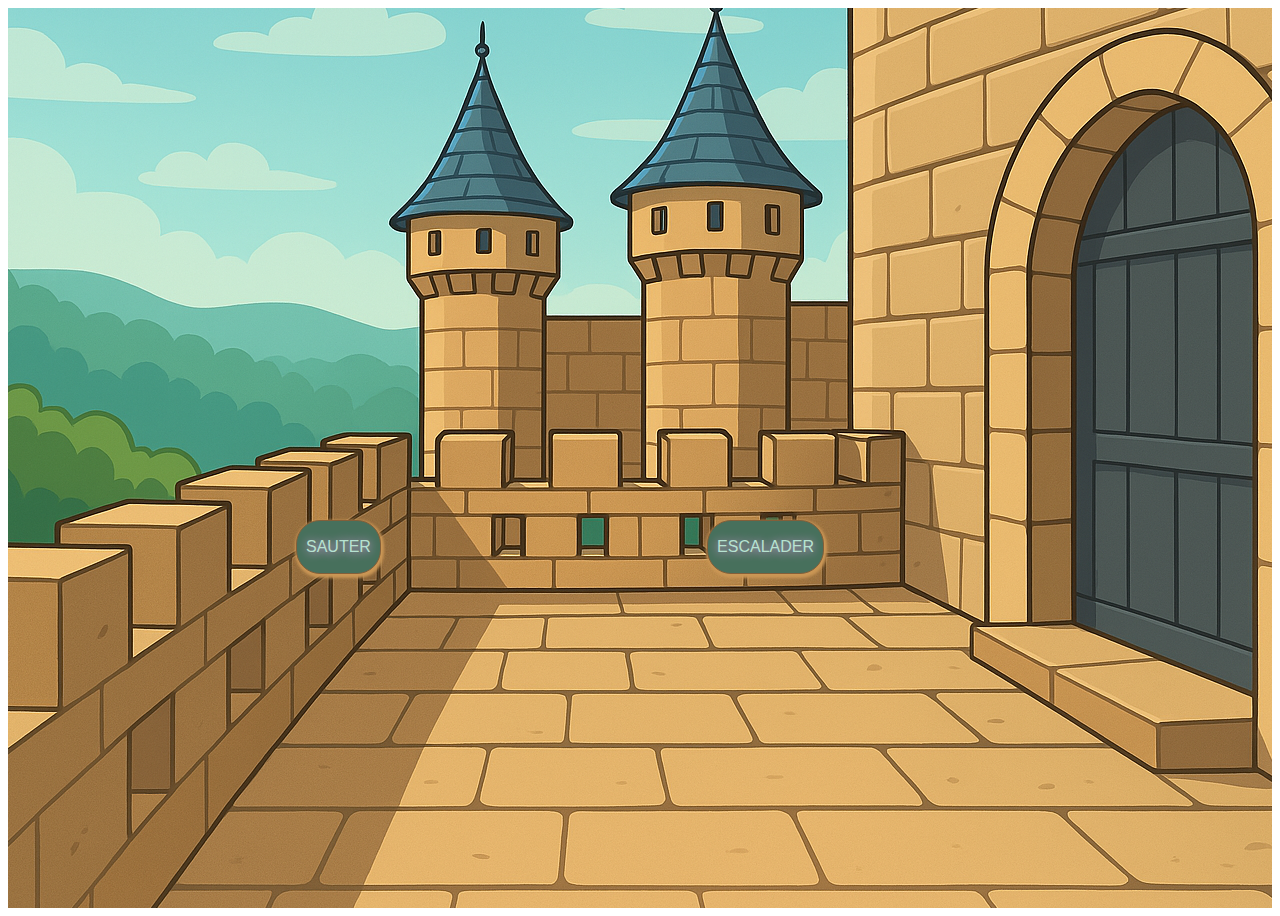
<file: JTM-donjon/balcon.html>
<!DOCTYPE html>
<html lang="fr">
<head>
    <meta charset="UTF-8">
    <meta name="viewport" content="width=device-width, initial-scale=1.0">
    <link rel="stylesheet" href="./CSS/balcon.css">
    <title>Balcon</title>
</head>
<body>
    <main>
        <section class="duobtn">
            <div id="btnsauter">
                <button id="btnsauter2" class="btnchoix">SAUTER</button>
            </div>
            
            <div id="btnescalader">
                <button id="btescalader2" class="btnchoix">ESCALADER</button>
            </div>
        </section>
    </main>
  <script src="./location.js"></script>
</body>
</html>
</file>
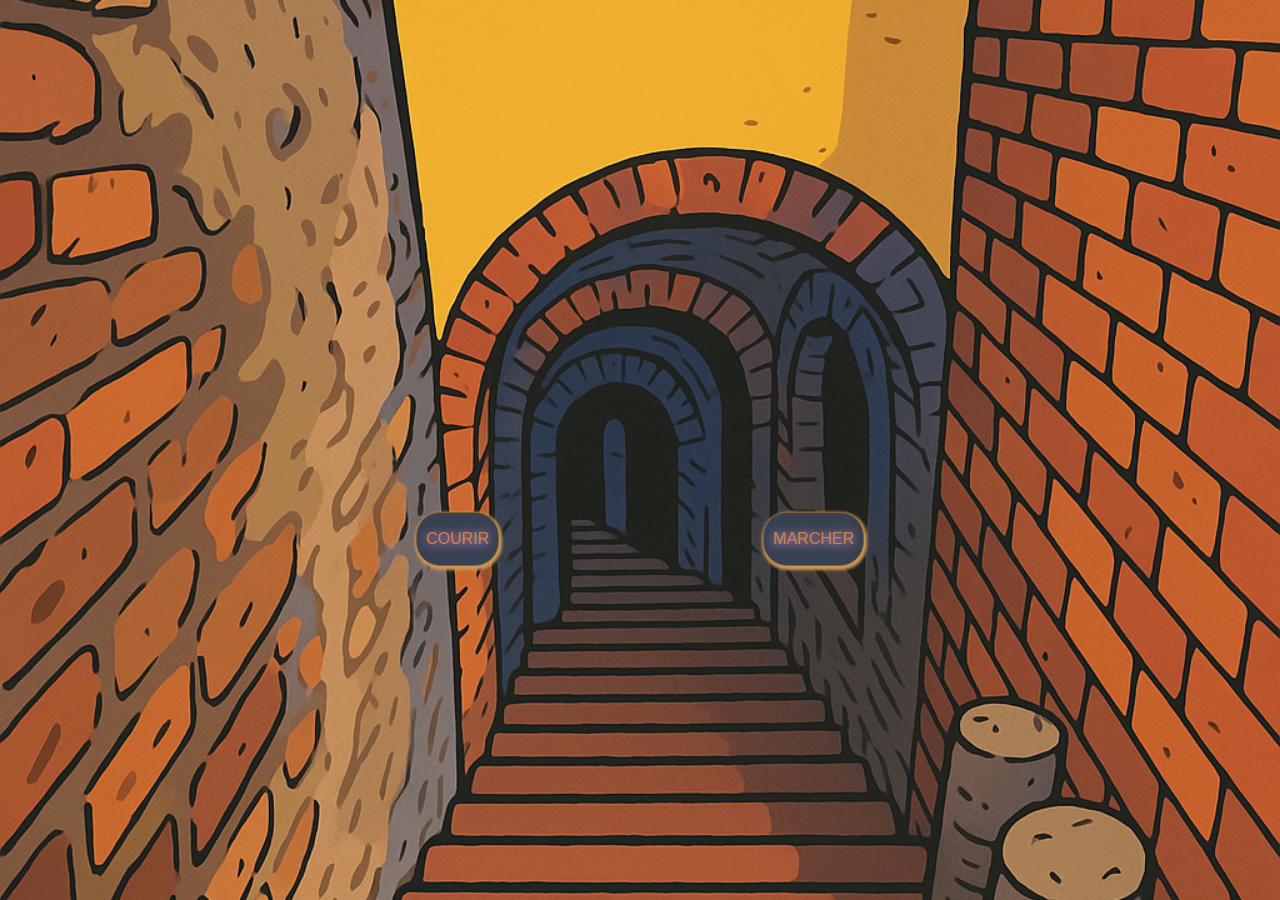
<file: JTM-donjon/cave.html>
<!DOCTYPE html>
<html lang="fr">
<head>
    <meta charset="UTF-8">
    <meta name="viewport" content="width=device-width, initial-scale=1.0">
    <link rel="stylesheet" href="./CSS/cave.css">
    <title>Cave</title>
</head>
<body>
    <main>
        <section class="duobtn2">
            <div id="btncourir">
                <button class="btnchoixcave">COURIR</button>
            </div>
            <div id="btnmarcher">
                <button class="btnchoixcave">MARCHER</button>
            </div>
        </section>
    </main>
</body>
</html>
</file>
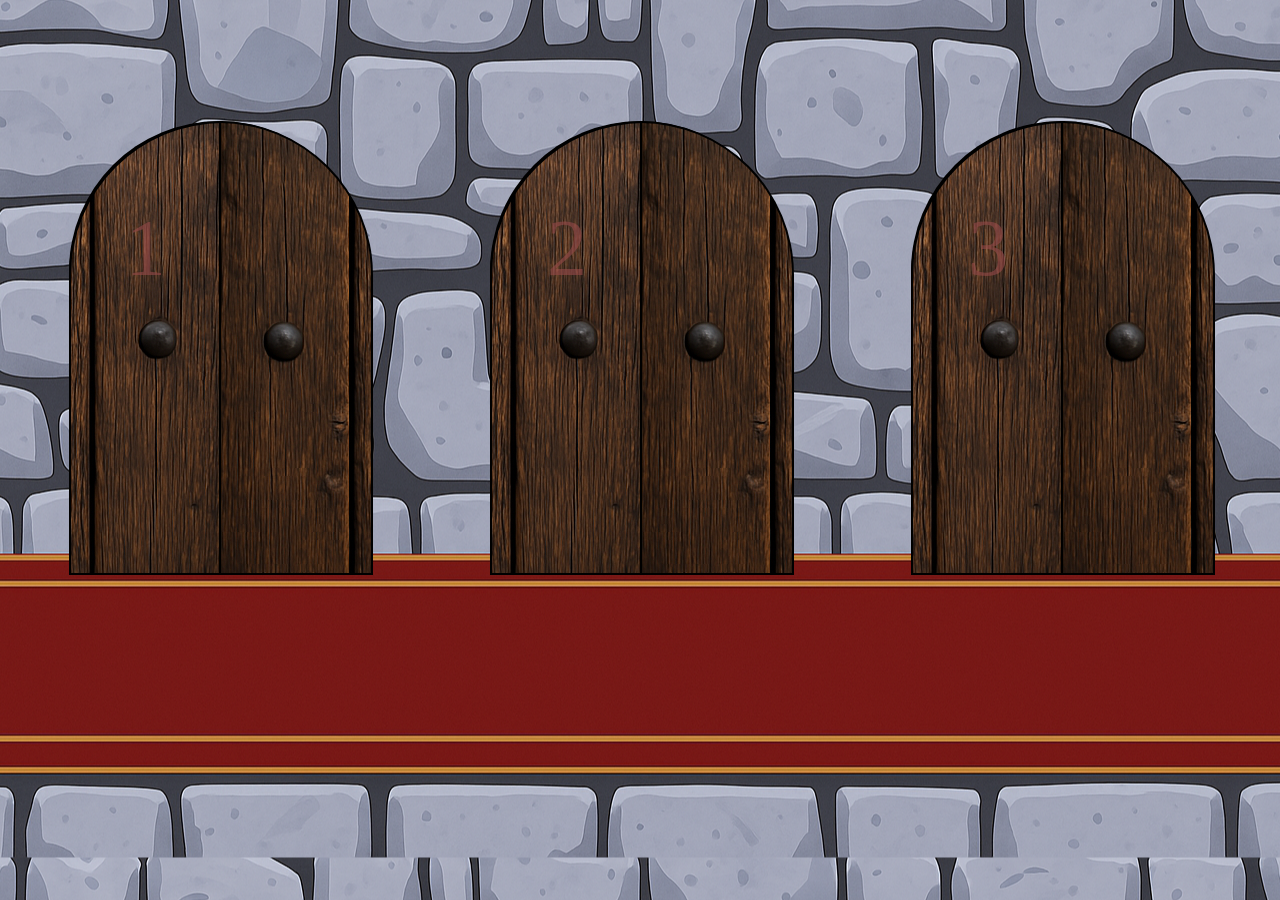
<file: JTM-donjon/couloir.html>
<!DOCTYPE html>
<html lang="fr">
<head>
    <meta charset="UTF-8">
    <meta name="viewport" content="width=device-width, initial-scale=1.0">
    <title>Porte Animée</title>
    <link rel="stylesheet" href="./CSS/couloir.css">
</head>
<body>
    <div id="porte1" class="porte-container">
        <div class="porte gauche"><p class="numporte">1</p></div>
        <div class="porte droite"></div>
    </div>
    <div id="porte2" class="porte-container">
        <div class="porte gauche"><p class="numporte">2</p></div>
        <div class="porte droite"></div>
    </div>
    <div id="porte3" class="porte-container">
        <div class="porte gauche"><p class="numporte">3</p></div>
        <div class="porte droite"></div>
    </div>
    <script src="./location.js"></script>
</body>
</html>
</file>
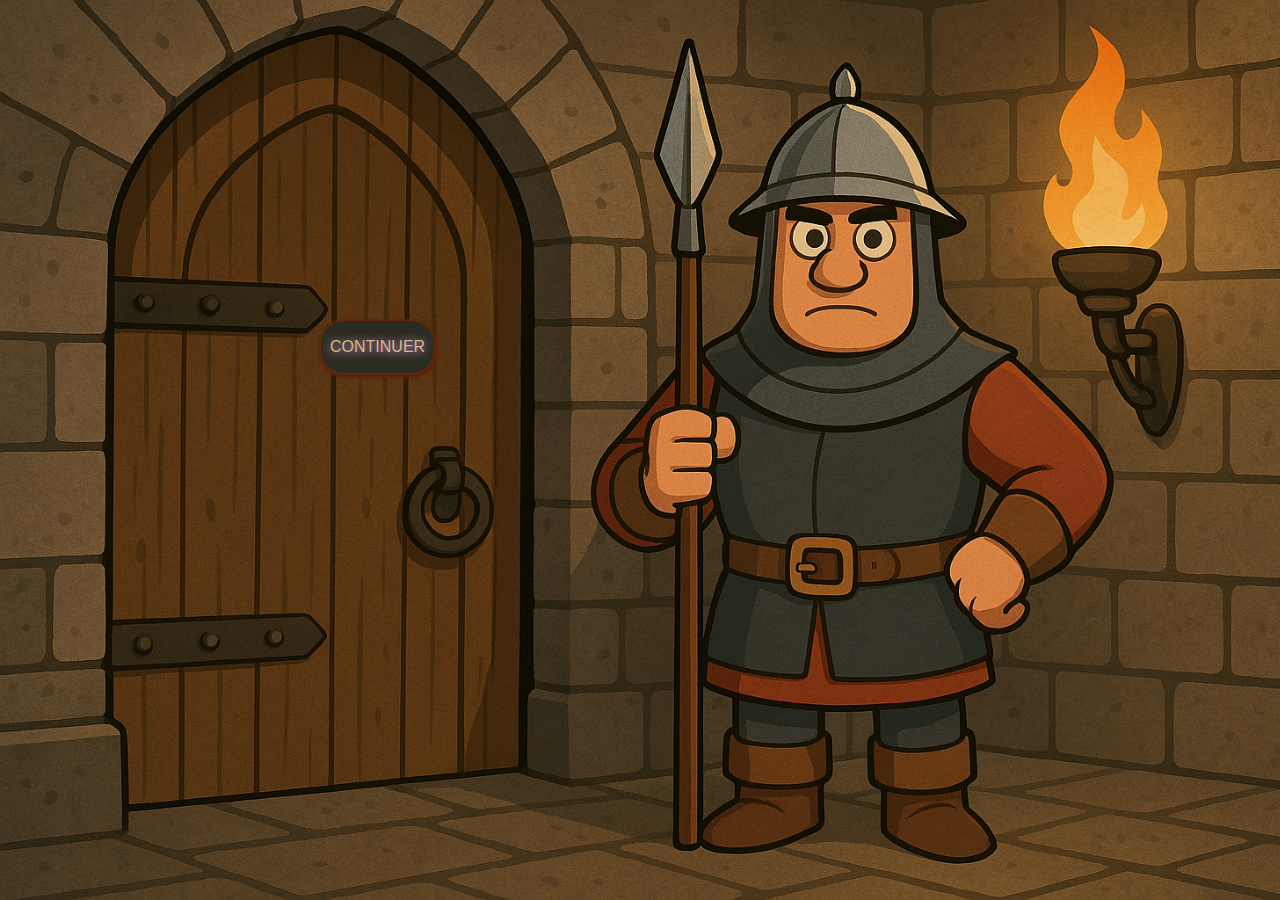
<file: JTM-donjon/garde.html>
<!DOCTYPE html>
<html lang="fr">
<head>
    <meta charset="UTF-8">
    <meta name="viewport" content="width=device-width, initial-scale=1.0">
    <link rel="stylesheet" href="./CSS/garde.css">
    <title>Garde</title>
</head>
<body>
    <div class="popuplose none">
        <p>Lorem ipsum dolor sit amet consectetur adipisicing elit. Dolorem vel dicta autem eaque labore eveniet soluta aliquid, doloremque, dolorum cum sed. Quod tenetur expedita, ea ut explicabo repellendus corporis cupiditate.</p>
        <a href="/JTM-donjon/game.html" class="boutonok">OK</a>
    </div>
    <main class="test">
        <div id="btncontinuerdiv">
            <button id="btncontinuer">CONTINUER</button>
        </div>
    </main>
    <script src="./Javascript/garde.js"></script>
   
</body>
</html>
</file>
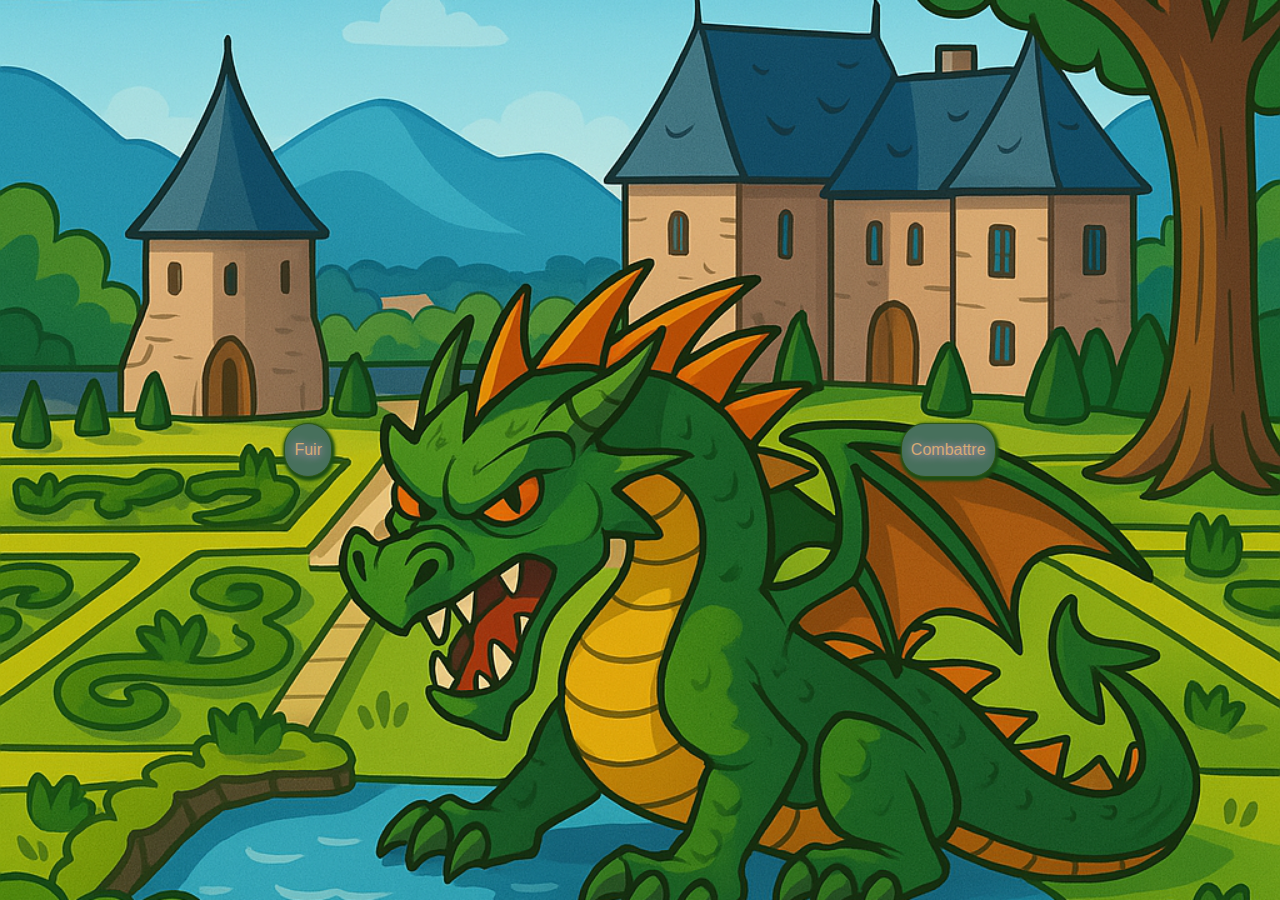
<file: JTM-donjon/jardin.html>
<!DOCTYPE html>
<html lang="fr">
<head>
    <meta charset="UTF-8">
    <meta name="viewport" content="width=device-width, initial-scale=1.0">
    <link rel="stylesheet" href="./CSS/jardin.css">
    <title>Balcon</title>
</head>
<body>
    <div class="popuplose3 none3">
        <p>Lorem ipsum dolor sit amet consectetur adipisicing elit. Dolorem vel dicta autem eaque labore eveniet soluta aliquid, doloremque, dolorum cum sed. Quod tenetur expedita, ea ut explicabo repellendus corporis cupiditate.</p>
        <a href="index.html" class="boutonok3">OK</a>
    </div>
    <div class="popupwin none3">
        <p>Lorem ipsum dolor sit amet consectetur, adipisicing elit. Nobis quis incidunt quaerat rerum laboriosam vero sapiente praesentium. Dolorum debitis et atque vitae voluptates, esse doloremque consequuntur eveniet quas magnam molestiae.</p>
        <a href="index.html" class="boutonok3">OK</a>
    </div>
    <main class="test3">
        <div id="btncontinuerdiv3">
            <button id="btncontinuer3">Fuir</button>
        </div>
        <div>
            <button id="btncontinuer4">Combattre</button>
        </div>
    </main>
    <script src="./Javascript/jardin.js"></script>
</body>
</html>
</file>
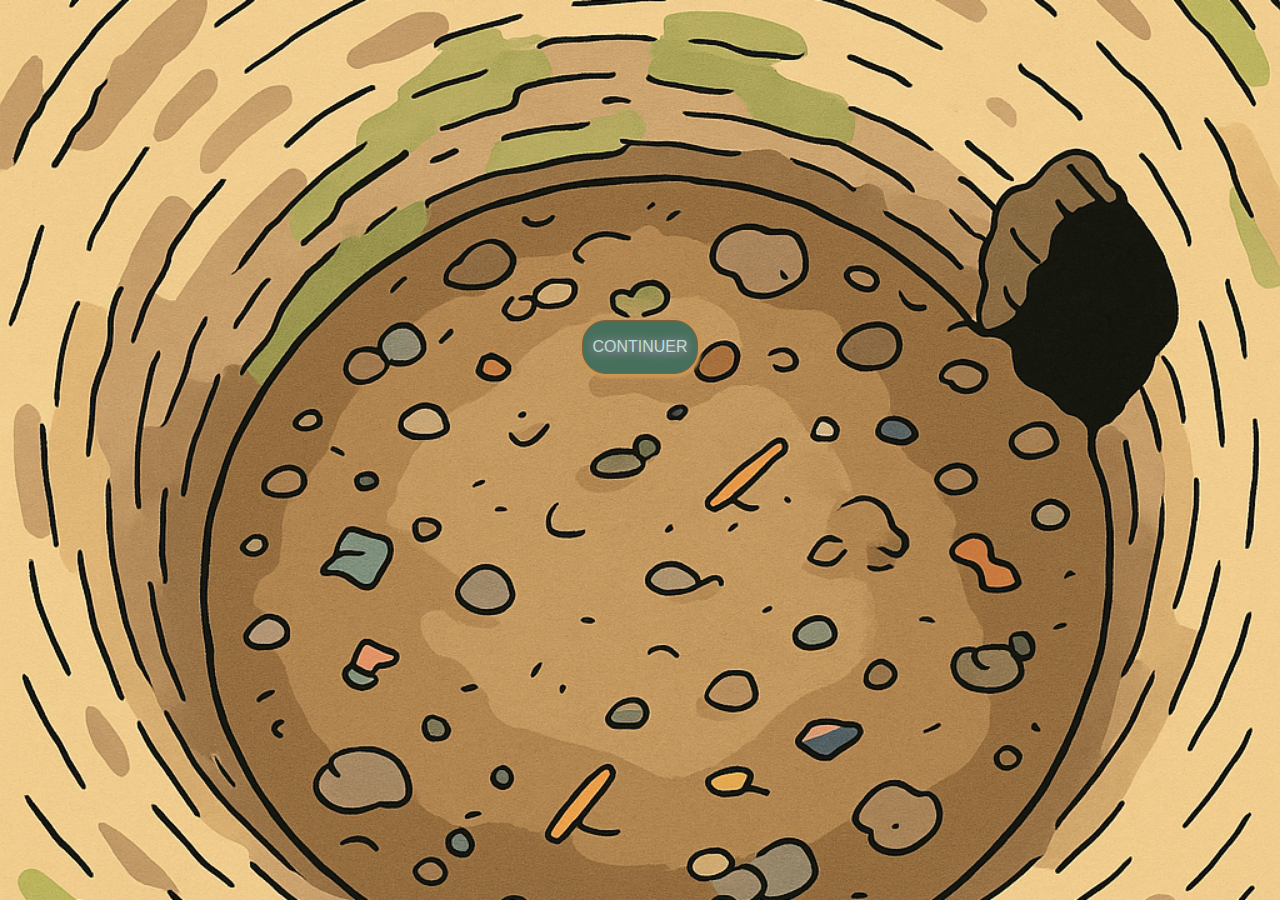
<file: JTM-donjon/piege.html>
<!DOCTYPE html>
<html lang="fr">
<head>
    <meta charset="UTF-8">
    <meta name="viewport" content="width=device-width, initial-scale=1.0">
    <link rel="stylesheet" href="./CSS/piege.css">
    <title>Piege</title>
</head>
<body>
    <div class="popuplose2 none2">
        <p>Lorem ipsum dolor sit amet consectetur adipisicing elit. Dolorem vel dicta autem eaque labore eveniet soluta aliquid, doloremque, dolorum cum sed. Quod tenetur expedita, ea ut explicabo repellendus corporis cupiditate.</p>
        <a href="/JTM-donjon/game.html" class="boutonok2">OK</a>
    </div>
    <main class="test2">
        <div id="btncontinuerdiv2">
            <button id="btncontinuer2">CONTINUER</button>
        </div>
    </main>
    <script src="./Javascript/piege.js"></script>
</body>
</html>
</file>
<file: JTM-donjon/CSS/balcon.css>
body{
    overflow: hidden;
}
.btnchoix{
    box-shadow: 1px 2px 3px 2px #cb9755;
    border-radius: 24px;
    border: 1px solid #845f39;
    display: inline-block;
    cursor: pointer;
    color: #b7e2d1;
    font-family: Arial;
    font-size: 16px;
    padding: 17px 9px;
    text-decoration: none;
    text-shadow: 0px 1px 10px #f0a3f0;
    background-color: #47705c;
}
.btnchoix:hover{
    background-color:#4a5552;
}
.btnchoix:active{
    position:relative;
    top:1px;
}
main{
    background-image: url(../Img/raw.png);
    height: 100vh;
    overflow: hidden;
    background-repeat: no-repeat;
    background-position: center;
}

.duobtn{
    display: flex;
    justify-content: space-between;
    padding-top: 32rem;
    padding-right: 28rem;
    padding-left: 18rem;
}
</file>
<file: JTM-donjon/CSS/cave.css>
body{
    overflow: hidden;
    margin: 0;
    padding: 0;
}
.btnchoixcave{
    box-shadow: 1px 2px 3px 2px #cb9755;
    border-radius: 24px;
    border: 1px solid #845f39;
    display: inline-block;
    cursor: pointer;
    color: #cf8444;
    font-family: Arial;
    font-size: 16px;
    padding: 17px 9px;
    text-decoration: none;
    text-shadow: 0px 1px 10px #f0a3f0;
    background-color: #384152;
}
.btnchoixcave:hover{
    background-color:#4a5552;
}
.btnchoixcave:active{
    position:relative;
    top:1px;
}
main{
    background-image: url(../Img/cave.png);
    background-repeat: no-repeat;
    background-size: cover;
    background-position: center;
    height: 100vh;
}

.duobtn2{
    display: flex;
    justify-content: space-between;
    padding-top: 32rem;
    padding-right: 26rem;
    padding-left: 26rem;
}
</file>
<file: JTM-donjon/CSS/couloir.css>
body {
        display: flex;
        justify-content: center;
        align-items: center;
        height: 75vh;
        background-image: url(../Img/bgcouloir.png);
        background-position: center;
        justify-content: space-around;
        overflow: hidden;
}

.porte-container {
    position: relative;
    width: 300px;
    height: 450px;
    perspective: 1000px;
    background-color: black;
    border-radius: 15px;
    border-top-right-radius: 160px;
    border-top-left-radius: 160px;
}

.porte-container:hover{
    cursor: pointer;
}

.porte {
    position: absolute;
    width: 50%;
    height: 100%;
    background: rgb(236, 236, 236);
    border: 2px solid rgb(0, 0, 0);
    transition: transform 0.5s ease-in-out;
    transform-origin: left;
}

.porte.droite {
    border-top-right-radius: 160px;
    left: 50%;
    transform-origin: right;
    background-image: url(../Img/porte.webp);
    background-position: left;
}
.porte.gauche {
    border-top-left-radius: 160px;
    background-image: url(../Img/porte.webp);
    background-position: right;
}

.porte-container:hover .gauche {
    transform: rotateY(-70deg);
  
}

.porte-container:hover .droite {
    transform: rotateY(70deg);
    
}
.bg{
    background-color: black;
}
.numporte{
    font-size: 5rem;
    color: rgba(153, 74, 74, 0.578);
    text-align: center;
}
</file>
<file: JTM-donjon/CSS/garde.css>
body{
    overflow: hidden;
    margin: 0;
    padding: 0;
    background-color: rgb(14, 12, 12);
}
#btncontinuer{
    box-shadow: 1px 2px 3px 2px #5e230e;
    border-radius: 24px;
    border: 1px solid #66290e;
    display: inline-block;
    cursor: pointer;
    color: #d5ba8e;
    font-family: Arial;
    font-size: 16px;
    padding: 17px 9px;
    text-decoration: none;
    text-shadow: 0px 1px 10px #f0a3f0;
    background-color: #2b2c21;
}
#btncontinuer:hover{
    background-color:#4a5552;
}
#btncontinuerdiv{
        padding: 20rem;
}
main{
    background-image: url(../Img/garde.png);
    background-repeat: no-repeat;
    background-size: cover;
    
    height: 100vh;
}
@keyframes blurFadeOut {
    0% {
        filter: blur(0px);
        opacity: 1;
    }
    10% {
        filter: blur(2px);
        opacity: 0.9;
    }
    25% {
        filter: blur(5px);
        opacity: 0.75;
    }
    35% {
        filter: blur(7px);
        opacity: 0.65;
    }
    50% {
        filter: blur(10px);
        opacity: 0.5;
    }
    65% {
        filter: blur(13px);
        opacity: 0.35;
    }
    75% {
        filter: blur(15px);
        opacity: 0.25;
    }
    90% {
        filter: blur(18px);
        opacity: 0.1;
    }
    100% {
        filter: blur(20px);
        opacity: 0;
    }
}

.animation {
    animation: blurFadeOut 1s forwards; 
}
.popuplose{
    font-size: 36px;
    color: red;
    position: absolute;
    padding-top: 16rem;
    text-align: center;
    padding-left: 8rem;
    padding-right: 8rem;
    z-index: 2;
}
.none{
    display: none !important;
}
.boutonok{
    box-shadow: 1px 2px 3px 2px #d04943;
    border-radius: 24px;
    border: 1px solid #33312f;
    display: inline-block;
    cursor: pointer;
    color: #ff0000;
    font-family: Arial;
    font-size: 16px;
    padding: 17px 17px;
    text-decoration: none;
    text-shadow: 0px 1px 10px #f0a3f0;
    background-color: #252b28;
}
</file>
<file: JTM-donjon/CSS/jardin.css>
body{
    overflow: hidden;
    margin: 0;
    padding: 0;
    background-color: rgb(14, 12, 12);
}
#btncontinuer3{
    box-shadow: 1px 2px 3px 2px #1b4d15;
    border-radius: 24px;
    border: 1px solid #2e5614;
    display: inline-block;
    cursor: pointer;
    color: #d7ab74;
    font-family: Arial;
    font-size: 16px;
    padding: 17px 9px;
    text-decoration: none;
    text-shadow: 0px 1px 10px #f0a3f0;
    background-color: #47705c;
}
#btncontinuer3:hover{
    background-color:#4a5552;
}

.test3{
    background-image: url(../Img/jardin_avec_dragon.png);
    background-repeat: no-repeat;
    background-size: cover;
    background-position: center;
    height: 100vh;
    display: flex;
    justify-content: space-around;
    align-items: center;
}
@keyframes blurFadeOut {
    0% {
        filter: blur(0px);
        opacity: 1;
    }
    10% {
        filter: blur(2px);
        opacity: 0.9;
    }
    25% {
        filter: blur(5px);
        opacity: 0.75;
    }
    35% {
        filter: blur(7px);
        opacity: 0.65;
    }
    50% {
        filter: blur(10px);
        opacity: 0.5;
    }
    65% {
        filter: blur(13px);
        opacity: 0.35;
    }
    75% {
        filter: blur(15px);
        opacity: 0.25;
    }
    90% {
        filter: blur(18px);
        opacity: 0.1;
    }
    100% {
        filter: blur(20px);
        opacity: 0;
    }
}

.animation3 {
    animation: blurFadeOut 1s forwards; 
}
.popuplose3{
    font-size: 36px;
    color: red;
    position: absolute;
    padding-top: 16rem;
    text-align: center;
    padding-left: 8rem;
    padding-right: 8rem;
    z-index: 2;
}
.none3{
    display: none !important;
}
.boutonok3{
    box-shadow: 1px 2px 3px 2px #cb9755;
    border-radius: 24px;
    border: 1px solid #845f39;
    display: inline-block;
    cursor: pointer;
    color: #b7e2d1;
    font-family: Arial;
    font-size: 16px;
    padding: 17px 17px;
    text-decoration: none;
    text-shadow: 0px 1px 10px #f0a3f0;
    background-color: #47705c;
}

.popupwin{
    font-size: 36px;
    color: rgb(94, 94, 233);
    position: absolute;
    padding-top: 16rem;
    text-align: center;
    padding-left: 8rem;
    padding-right: 8rem;
    z-index: 2;
}

#btncontinuer4{
    box-shadow: 1px 2px 3px 2px #1b4d15;
    border-radius: 24px;
    border: 1px solid #2e5614;
    display: inline-block;
    cursor: pointer;
    color: #d7ab74;
    font-family: Arial;
    font-size: 16px;
    padding: 17px 9px;
    text-decoration: none;
    text-shadow: 0px 1px 10px #f0a3f0;
    background-color: #47705c;
}
</file>
<file: JTM-donjon/CSS/piege.css>
body{
    overflow: hidden;
    margin: 0;
    padding: 0;
    background-color: rgb(14, 12, 12);
}
#btncontinuer2{
    box-shadow: 1px 2px 3px 2px #cb9755;
    border-radius: 24px;
    border: 1px solid #845f39;
    display: inline-block;
    cursor: pointer;
    color: #b7e2d1;
    font-family: Arial;
    font-size: 16px;
    padding: 17px 9px;
    text-decoration: none;
    text-shadow: 0px 1px 10px #f0a3f0;
    background-color: #47705c;
}
#btncontinuer2:hover{
    background-color:#4a5552;
}
#btncontinuerdiv2{
    padding: 20rem;
    display: flex;
    justify-content: center;
}
main{
    background-image: url(../Img/piege.png);
    background-repeat: no-repeat;
    background-size: cover;
    background-position: center;
    
    height: 100vh;
}
@keyframes blurFadeOut {
    0% {
        filter: blur(0px);
        opacity: 1;
    }
    10% {
        filter: blur(2px);
        opacity: 0.9;
    }
    25% {
        filter: blur(5px);
        opacity: 0.75;
    }
    35% {
        filter: blur(7px);
        opacity: 0.65;
    }
    50% {
        filter: blur(10px);
        opacity: 0.5;
    }
    65% {
        filter: blur(13px);
        opacity: 0.35;
    }
    75% {
        filter: blur(15px);
        opacity: 0.25;
    }
    90% {
        filter: blur(18px);
        opacity: 0.1;
    }
    100% {
        filter: blur(20px);
        opacity: 0;
    }
}

.animation2 {
    animation: blurFadeOut 1s forwards; 
}
.popuplose2{
    font-size: 36px;
    color: red;
    position: absolute;
    padding-top: 16rem;
    text-align: center;
    padding-left: 8rem;
    padding-right: 8rem;
    z-index: 2;
}
.none2{
    display: none !important;
}
.boutonok2{
    box-shadow: 1px 2px 3px 2px #d04943;
    border-radius: 24px;
    border: 1px solid #33312f;
    display: inline-block;
    cursor: pointer;
    color: #ff0000;
    font-family: Arial;
    font-size: 16px;
    padding: 17px 17px;
    text-decoration: none;
    text-shadow: 0px 1px 10px #f0a3f0;
    background-color: #252b28;
}
</file>
